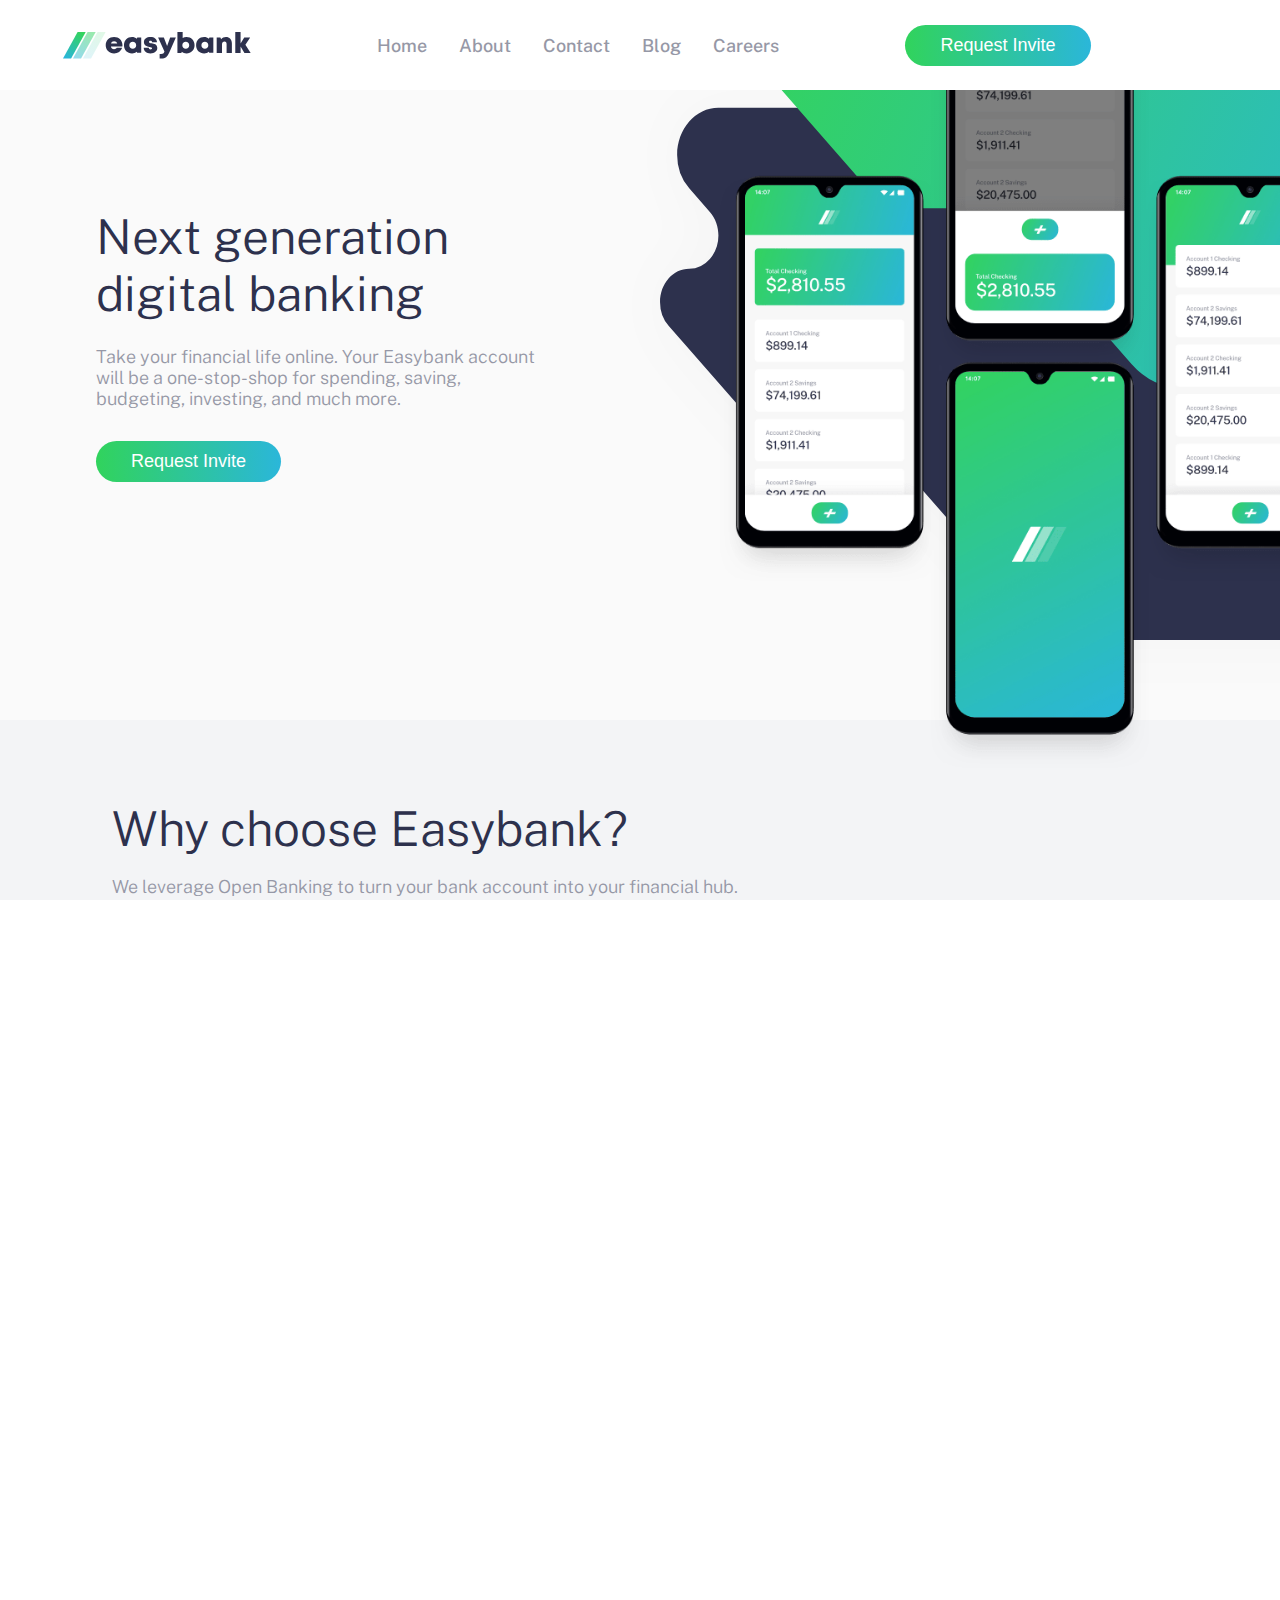
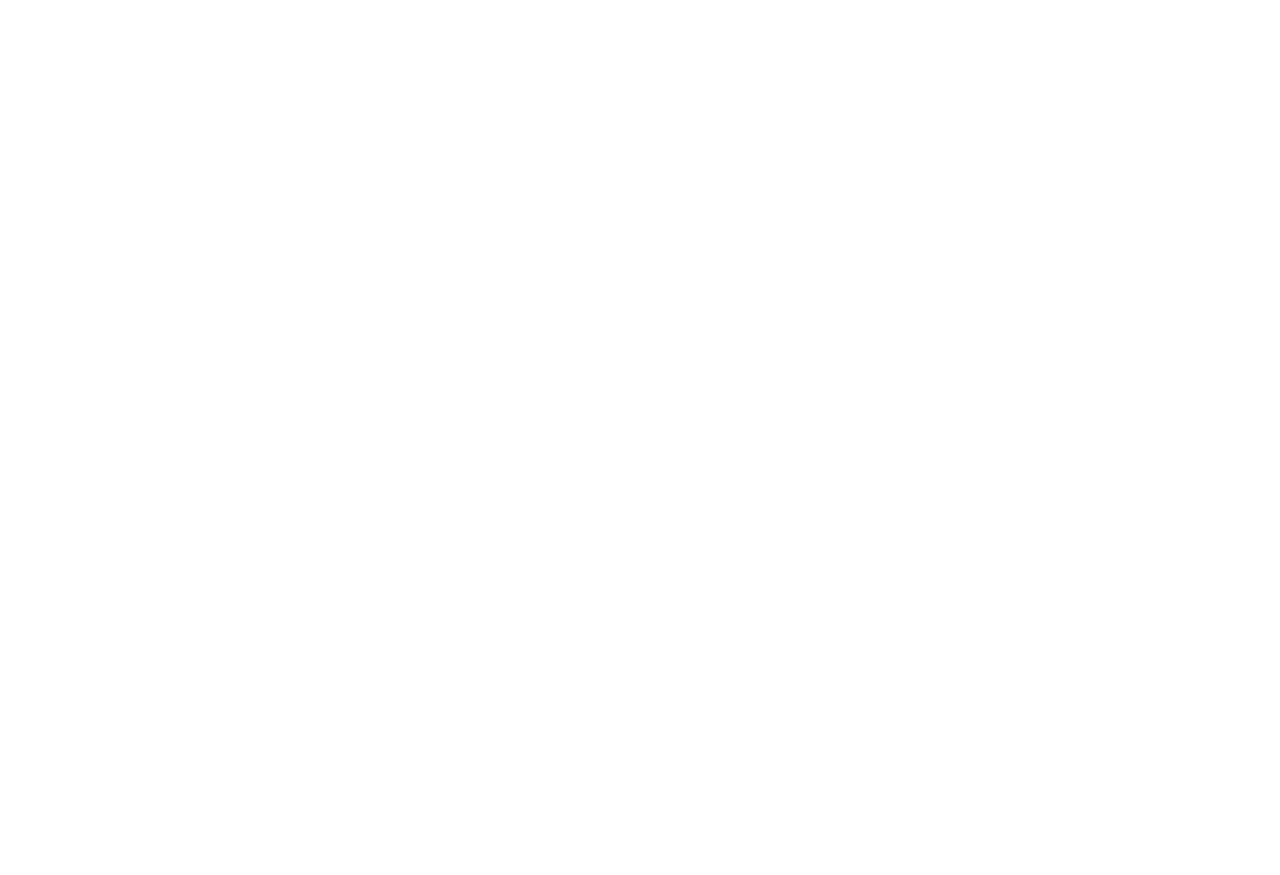
<file: easybank-landing-page-master/index.html>
<!DOCTYPE html>
<html lang="en">
  <head>
    <meta charset="UTF-8" />
    <meta name="viewport" content="width=device-width, initial-scale=1.0" />
    <link rel="icon" type="image/png" sizes="32x32" href="./images/favicon-32x32.png"/>
    <title>Shweta Dabhole | Easybank landing page</title>
    <link rel="stylesheet" href="style.css" />
  </head>
  <body>
    <!-- Navbar -->
    <div class="navbar">
      <img src="./images/logo.svg" class="logo" alt="" />
      <div class="nav-list">
        <a href="">Home</a>
        <a href="">About</a>
        <a href="">Contact</a>
        <a href="">Blog</a>
        <a href="">Careers</a>
      </div>
      <div class="btn-req">
        <button>Request Invite</button>
      </div>
      <div class="menu">
        <img src="./images/menu-fill.svg" alt="">
      </div>
      <div class="cross">
        <img src="./images/icon-close.svg" class="close" alt="">
      </div>
    </div>
    <div class="box-mob">
        <li>Home</li>
        <li>About<li>
        <li>Contact</li>
        <li>Blog</li>
        <li>Careers</li>
    </div>

    <!-- ----- MAIN ------- -->
    <div class="main">
      <div class="left">
      <h1>Next generation digital banking</h1>
      <p>
        Take your financial life online. Your Easybank account will be a
        one-stop-shop for spending, saving, budgeting, investing, and much more.
      </p>
      <button class="btn-req">Request Invite</button>
    </div>
    <div class="right">
      <div class="img-1">
        <img src="./images/bg-intro-desktop.svg"  alt="" />
      </div>
      <div class="img-2">
        <img src="./images/image-mockups.png"  alt="" />
      </div>
      
    </div>
    </div>

    <!-- --- EasyBank----- -->
    <div class="easybank">
       <h1>Why choose Easybank?</h1>
    <p>
      We leverage Open Banking to turn your bank account into your financial
      hub. Control your finances like never before.
    </p>

    <div class="sec-bank">
      <div class="bank">
        <img src="./images/icon-online.svg" alt="" />
        <h2>Online Banking</h2>
        <p>
          Our modern web and mobile applications allow you to keep track of your
          finances wherever you are in the world.
        </p>
      </div>
      <div class="bank">
        <img src="./images/icon-budgeting.svg" alt="" />
        <h2>Simple Budgeting</h2>
        <p>
          See exactly where your money goes each month. Receive notifications
          when you’re close to hitting your limits.
        </p>
      </div>
      <div class="bank">
        <img src="./images/icon-onboarding.svg" alt="" />
        <h2>Fast Onboarding</h2>
        <p>
          We don’t do branches. Open your account in minutes online and start
          taking control of your finances right away.
        </p>
      </div>
      <div class="bank">
        <img src="./images/icon-api.svg" alt="" />
        <h2>Open API</h2>
        <p>
          Manage your savings, investments, pension, and much more from one
          account. Tracking your money has never been easier.
        </p>
      </div>
    </div>
    </div>

<!-- <! ------ Latest Articles --------- -->

  <div class="latest">
      <h1>Latest Articles</h1>
    <div class="articles">
      <div class="box">
        <img src="./images/image-currency.jpg" alt="" />
        <p class="para">By Claire Robinson</p>
        <p class="head">Receive money in any currency with no fees</p>
        <p class="para-2">
          The world is getting smaller and we’re becoming more mobile. So why
          should you be forced to only receive money in a single …
        </p>
      </div>
      <div class="box">
        <img src="images/image-restaurant.jpg" alt="" />
        <p class="para">By Wilson Hutton</p>
        <p class="head">Treat yourself without worrying about money</p>
        <p class="para-2">
          Our simple budgeting feature allows you to separate out your spending
          and set realistic limits each month. That means you …
        </p>
      </div>
      <div class="box">
        <img src="./images/image-plane.jpg" alt="" />
        <p class="para">By Wilson Hutton</p>
        <p class="head">Take your Easybank card wherever you go</p>
        <p class="para-2">
          We want you to enjoy your travels. This is why we don’t charge any
          fees on purchases while you’re abroad. We’ll even show you …
        </p>
      </div>
      <div class="box">
        <img src="./images/image-confetti.jpg" alt="" />
        <p class="para">By Claire Robinson</p>
        <p class="head">Our invite-only Beta accounts are now live!</p>
        <p class="para-2">
          After a lot of hard work by the whole team, we’re excited to launch
          our closed beta. It’s easy to request an invite through the site ...
        </p>
      </div>
    </div>

     </div>
     <footer>
      <div class="foot">
        <div class="foot-img">
          <img src="./images/logo.svg"  class="foot-logo" alt="" />

        </div>
              <div class="logos">
        <img class="lo-go" src="./images/icon-facebook.svg" alt="" />
        <img class="lo-go" src="./images/icon-youtube.svg" alt="" />
        <img  class="lo-go" src="./images/icon-twitter.svg" alt="" />
        <img class="lo-go" src="./images/icon-pinterest.svg" alt="" />
        <img class="lo-go" src="./images/icon-instagram.svg" alt="" />
      </div>
      </div>

      <div class="lists">
        <div class="list-1">
          <li>About Us</li>
          <li>Contact</li>
          <li>Blog</li>
        </div>
        <div class="list-2">
          <li>Careers</li>
          <li>Support</li>
          <li>Privacy Policy</li>
        </div>
      </div>
      <div class="last">
        <button class="btn-req">Request Invite</button>
        <p>© Easybank. All Rights Reserved</p>
      </div>
    </footer>

    <!-- <div class="attribution">
      Challenge by
      <a href="https://www.frontendmentor.io?ref=challenge" target="_blank"
        >Frontend Mentor</a
      >. Coded by <a href="#">Shweta Dabhole</a>.
    </div> -->
    <script src="script.js" defer></script>
  </body>
</html>
</file>
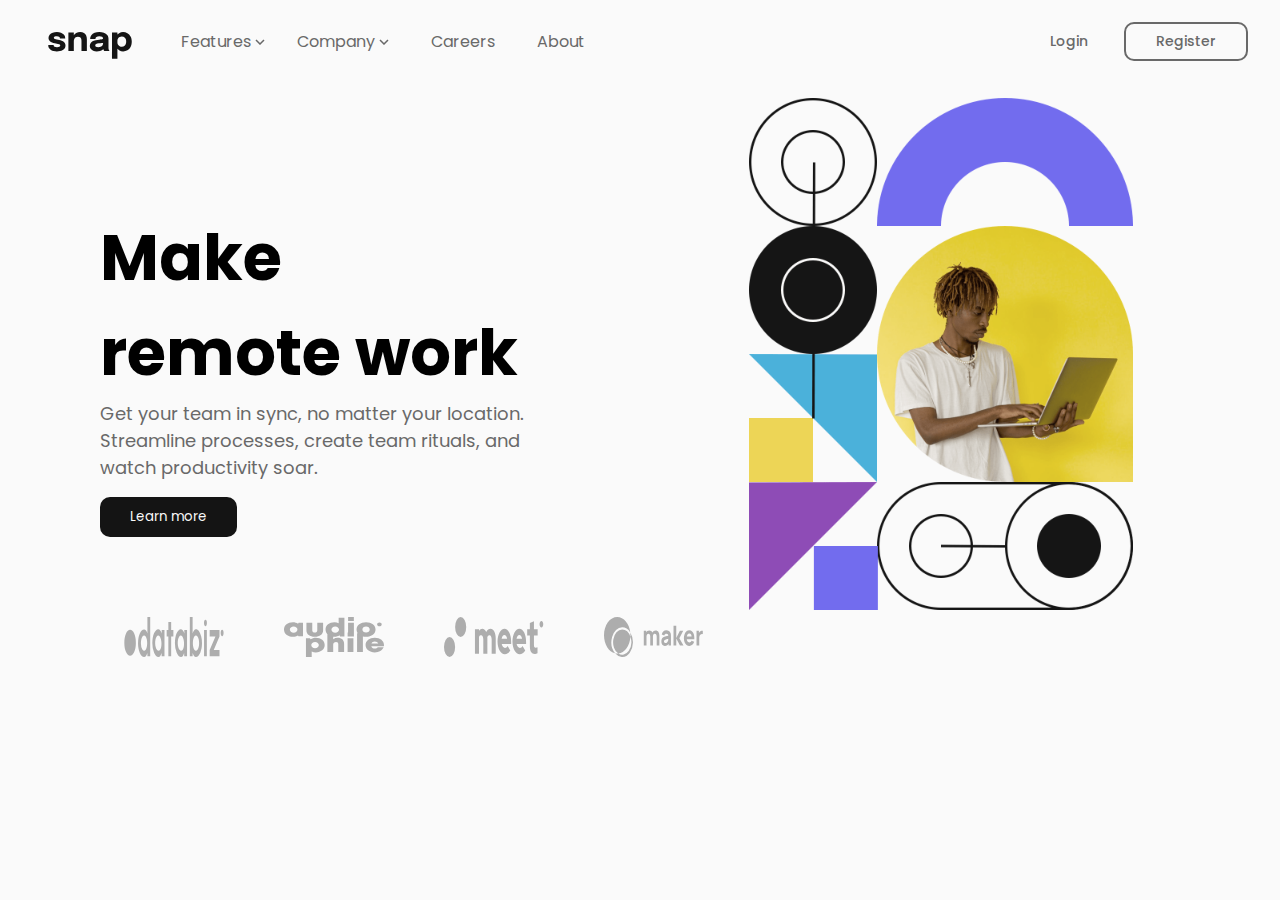
<file: intro-section-with-dropdown-navigation-main/index.html>
<!DOCTYPE html>
<html lang="en">
  <head>
    <meta charset="UTF-8" />
    <meta name="viewport" content="width=device-width, initial-scale=1.0" />
    <!-- displays site properly based on user's device -->
    <link rel="icon" type="image/png" sizes="32x32"href="./images/favicon-32x32.png"/>
    <link rel="stylesheet" href="style.css" />
    <title>Frontend Mentor | Intro section with dropdown navigation</title>
    
  </head>
  <body>
    <main>
      
      <!-- Navbar -->
      <div class="navbar">
        <div class="logo">
          <img src="images/logo.svg" alt="" />
        </div>
        <div class="nav">
          <li>Features <img src="./images/icon-arrow-down.svg" class="nav-1" alt=""/></li>
          <li>Company <img src="./images/icon-arrow-down.svg" class="nav-2" alt=""/> </li>  
          <a href="">Careers</a>
          <a href="">About</a>
          
        </div>
        <!-- Buttons -->
        <div class="btn-group">
          <button>Login</button>
          <button>Register</button>
        </div>
        <img src="./images/menu-line.svg" class="menu" alt="">
      </div>
      <!-- ------ Mobile -------- -->
       <div class="box">
        <img src="./images/icon-close-menu.svg" class="close" alt="">
        <li>Features <img src="./images/icon-arrow-down.svg" class="mob-1" alt=""/></li>
        <div class="mob-div">
          <a href=""> <img src="./images/icon-todo.svg" alt="">Todo List</a>
          <a href=""> <img src="./images/icon-calendar.svg" alt="">Calender</a>
          
          <a href=""><img src="./images/icon-reminders.svg" alt="">Reminders</a>
          <a href=""> <img src="./images/icon-planning.svg" alt="">Planning</a>
        </div>
        <li>Company <img src="./images/icon-arrow-down.svg" class="mob-2" alt=""/> </li> 
        <div class="mob-div-2">
          <a href=""> History</a>
          <a href="">Our Team</a>
          
          <a href="">Blog</a>
        </div>   
        <a href="">Career</a>
        <a href="">About</a>
        <div class="btn-div">
          <button>Login</button>
          <button>Register</button>
        </div>
       </div>


      <!-- Dropdown -->
      <div class="dropdown-menu">
        <div class="dropdown-1">
          <a href="#"
            ><img src="./images/icon-todo.svg" width="20" height="15" />Todo
            List</a >
          <a href="#"
            ><img
              src="./images/icon-calendar.svg"
              width="20"
              height="15"
            />Calenders</a
          >
          <a href="#"
            ><img
              src="./images/icon-reminders.svg"
              width="20"
              height="15"
            />Reminders</a
          >
          <a href="#"
            ><img
              src="./images/icon-planning.svg"
              width="20"
              height="15"
            />Planning</a
          >
        </div>
        <div class="dropdown-2">
          <a href="">History</a>
          <a href="">Our Team</a>
          <a href="">Blog</a>
        </div>
      </div>
      
      <!-- Main Section -->
      <div class="remote">
        <!-- Left Section -->
        <div class="left">
          <h1>Make <span>remote work</span></h1>
          <p>
            Get your team in sync, no matter your location. Streamline
            processes, create team rituals, and watch productivity soar.
          </p>
          <button class="learn">Learn more</button>
        </div>
        <!-- Right Section -->
        <div class="right">
          <img src="./images/image-hero-desktop.png" alt="" />
          <!--  -->
        </div>
        <div class="hero-img">
          <img src="./images/image-hero-mobile.png" class="hero" alt="">
        </div>
      </div>

      <!-- Images -->
      <div class="images">
        <img src="./images/client-databiz.svg" alt="" />
        <img src="./images/client-audiophile.svg" alt="" />
        <img src="./images/client-meet.svg" alt="" />
        <img src="./images/client-maker.svg" alt="" />
      </div>
    </main>
    <!-- Footer -->
    <!-- <footer>
      <div class="attribution">
        Challenge by
        <a href="https://www.frontendmentor.io?ref=challenge" target="_blank"
          >Frontend Mentor</a
        >. Coded by <a href="#">Shweta Dabhole</a>.
      </div>
    </footer> -->
    <script src="script.js" defer></script>
  </body>
</html>
</file>
<file: easybank-landing-page-master/style.css>
@import url('https://fonts.googleapis.com/css2?family=Epilogue:ital,wght@0,100..900;1,100..900&family=Poppins:ital,wght@0,100;0,200;0,300;0,400;0,500;0,600;0,700;0,800;0,900;1,100;1,200;1,300;1,400;1,500;1,600;1,700;1,800;1,900&family=Public+Sans:ital,wght@0,100..900;1,100..900&family=Roboto:ital,wght@0,100;0,300;0,400;0,500;0,700;0,900;1,100;1,300;1,400;1,500;1,700;1,900&display=swap');


:root{
    /* ### Primary */
--DarkBlue: hsl(233, 26%, 24%);
--LimeGreen: hsl(136, 65%, 51%);
--BrightCyan: hsl(192, 70%, 51%);
    /* ### Neutral */
--GrayishBlue: hsl(233, 8%, 62%);
--LightGrayishBlue: hsl(220, 16%, 96%);
--VeryLightGray: hsl(0, 0%, 98%);
 --White: hsl(0, 0%, 100%);
}


*{
    margin: 0;
    padding: 0;
    box-sizing: border-box;
}

html,body{
    height: 100%;
    width: 100%;
    font-family: "Public Sans", serif;
    overflow-x: hidden;
}
p,a,li{
    font-size: 18px;
    color: var(--GrayishBlue);
    font-weight: 500;
}
h1{
    color: var(--DarkBlue);
    font-weight: 300;
    font-size: 3rem;
}
h2{
    font-weight: 300;
    color: var(--DarkBlue);
}

/* ------- Navbar ------------ */
.navbar{
    height: 10vh;
    width: 100%;
    background-color: var(--White);
    position: fixed;
    z-index: 2;
    display: flex;
    justify-content: space-around;
    align-items: center;

}
.navbar>img{
    height: 3vh;
}
.nav-list {
    display: flex;
    gap: 2rem;
}
a{
    text-decoration: none;
}
.nav-list a:hover{
    color: var(--DarkBlue);
}
 button{
    padding: 10px 35px;
    font-size: 18px;
    border-radius: 50px;
    border: none;
    color: var(--White);
    background: linear-gradient(to right, hsl(136, 65%, 51%), hsl(192, 70%, 51%));

}
button:hover{
    background: linear-gradient(to right, hsl(136, 83%, 57%), hsl(192, 86%, 56%));

}
.menu img{
    display: none;
}

.box-mob{
    display: none;

}

/* --------- Main Section -------- */
.main{
    height: 80% !important;
    width: 100%; 
    display: flex;
    justify-content: space-around;
    background-color: var(--VeryLightGray);
    /* position: relative; */
}
/* --------------- Image Section ----------- */
.right{
    position: relative;
}
 .right >.img-1{
    position: absolute;
    right: -15rem;
    top: -9rem;
}
.img-1 img{
    height: 53rem;
    width: 57rem;
}
.right .img-2{
    position:relative;
    top: -2rem;
    left: 5rem;
    z-index: 1;
}
.img-2 img{
    height: 50rem;
    width: 40rem;
}
.left{
    margin-top: 10rem;
    /* position: relative;
    top: 10rem; */
}
 
/* ---------Left section --------- */
.left{
    padding-top: 3rem;
    width: 50%;
    padding-left: 6rem;
}
.left h1{
    max-width: 500px;
}
.left p{
    margin-top: 1.5rem;
    max-width: 450px;
    font-weight: 300;
}
.left button{
    margin-top: 2rem;
}

/* ------- EasyBank--------- */
.easybank{
    padding-left: 7rem;
    height: 80%;
    background-color: var(--LightGrayishBlue);
}

.easybank h1{
    padding-top: 5rem;
}
.easybank p{
    margin-top: 1rem;
    font-weight: 300;
    max-width: 640px;
    line-height: 1.7rem;
}

.sec-bank{
    margin-top: 5rem;
    display: flex;
    gap: 1rem;
}
.bank h2{
    font-weight: 300;
    color: var(--DarkBlue);
    margin-top: 1.5rem;
}
.bank p{
    max-width: 290px;
}

/* ---------- Latest Articles ---------- */

.latest{
    padding-top: 4rem;
    padding-left: 7rem;
    height: 80%;
    background-color: var(--VeryLightGray);
}

.articles{
    display: flex;
    gap: 2rem;
    padding-top: 3rem;
}
.articles img{
    height: 200px;
    width: 270px;
    border-top-left-radius: 8px; 
    border-top-right-radius: 8px;
}

.box{
    background-color: var(--White);
    border-radius: 8px;
}
.box> .para{
    padding: 1rem;
    font-size: 12px;
}
.box >.head{
    max-width: 240px;
    color: var(--DarkBlue);
    padding-left: 1rem;
}
.box > .para-2{
    font-size: 14px;
    padding: 1rem;
    line-height: 1.3rem;
}

.head:hover{
    color:var(--LimeGreen) ;
}
.box p{
    max-width: 250px;
}

/* -------- Footer --------- */
footer{
    height: 35%;
    background-color: var(--DarkBlue);
    display: flex;
    justify-content: space-around;
}

.foot{
    padding-top: 4rem;
}

.logos{
    padding-top: 4rem;
    display: flex;
    gap: 1rem;
    color: var(--White);
}

li{
    list-style: none;
}
.lists{
    padding-top: 4rem;
    display: flex;
    gap: 4rem;
}

.list-1,.list-2 li{
   line-height: 2.5rem;
}
.last{
    padding-top: 4rem;
}
.last p{
    padding-top: 2rem;
}
li:hover{
    color: var(--LimeGreen);
}
.foot-img img{
    filter: invert(1);
    color: var(--White);
    height: 25px;
}
a::after{
    content: '';
    display: none;
    height: 5px;
    position: relative;
    top: 1.8rem;
    background: linear-gradient(to right, hsl(136, 65%, 51%), hsl(192, 70%, 51%));;
    width: 100%;
}
a:hover::after{
    width: 100%;
    display: block;
}
.cross{
    display: none;
}
/* /* ---------- Media Query ------------  */
    
@media only screen and (max-width: 480px){
    html, body{
        height: 100vh;
        width: 100%;
        overflow-x: hidden;
    }
    .nav-list{
        display: none;
    }
    .navbar button{
        display: none;
    }
    .cross{
        display: none;
    }
    .box-mob{
        position: relative;
        z-index: 11;
        display: none;
        /* height: 200px; */
        width: 350px;
        background-color: var(--White);
        box-shadow: 2px 2px 4px 2px;
        top: 6rem;
        left: 3rem;
        padding: 1.5rem;
        /* margin: 4rem; */
    }
    .box-mob li{
        display: flex;
        justify-content: center;
        line-height: 2.5rem;
        color: var(--DarkBlue);
    }
    .menu img{
        position: relative;
        z-index: 11;
        display: block;
        height: 6vh;
    }
    .main{
        
        display: flex;
        flex-direction: column-reverse;
    }
    .right .img-1 img{
        position: relative;
        height: 550px;
        width: 750px;
        top: -1rem;
        right: 0rem;
    }
    .right .img-2 img{
        position: relative;
        right: 5rem;
        height: 500px;
        width: 400px;
        top: -2rem;
    }
    
    .main .left{
        position: relative;
        top: -20rem;
        display: flex;
        flex-direction: column;
        }
    .left h1{
        font-size: 2.5rem;
        min-width: 300px;
        margin-left: -1rem;
        margin-top: 1.5rem;

    }
    .left p{
        text-align:center;
        min-width: 380px;
        margin-left: -4rem;
    }
    .left button{
        /* padding: 8px 40px; */
        min-width: 200px;
        margin-left: 2rem;
        /* margin-bottom: 2rem; */

    }
    .easybank{
        height: 155vh;
    }
    
    .easybank h1{
        font-size: 2.5rem;
        text-align: left;
    }
    .easybank p{
        min-width: 400px;
        margin-left: -6rem;
        text-align: center;
    }
    .sec-bank{
        height: 250vh;
        
    }
    .sec-bank,.bank{
        display: flex;
        flex-direction: column;
    
    }
    .sec-bank{
        height: 100vh;
        display: flex;
        gap: 3.5rem;
    }
    .bank{
        margin-top: -3rem;
    }
    .bank p{
        text-align: center;
    }
    .bank h2{
        margin-right: 7rem;
        text-align: center;
    }
    .bank img{
        margin-left: 3rem;
        height: 90px;
        width: 120px;
    }
    .articles{
        display: flex;
        flex-direction: column;
    }
    .articles .box{
        margin-left: -4rem;
        width: 350px;
    }
    .box img{
        width: 350px;
    }
    .latest h1{
        text-align: left;
        min-width: 400px;
        margin-left: -3rem;
    }
    .box p{
        min-width: 330px;
    }
    footer{
        height: 70vh;
        margin-top: 73rem;
        display: flex;
        flex-direction: column;
    }
    .foot-img,.logos{
        display: flex;
        justify-content: center;
    }
    .lists{
        display: flex;
        flex-direction: column;
        justify-content: center;
        align-items: center;
        margin-top: -2rem;
    }
    .list-1{
        display: flex;
        flex-direction: column;
        justify-content: center;
        align-items: center;
    }
    .list-2{
        display: flex;
        flex-direction: column;
        justify-content: center;
        align-items: center;
        margin-top: -4rem;
    }
    .last{
        display: flex;
        flex-direction: column;
        justify-content: center;
        align-items: center;
        margin-top: -4rem;
        /* margin-left: 3rem; */
    }
}
</file>
<file: intro-section-with-dropdown-navigation-main/style.css>
@import url("https://fonts.googleapis.com/css2?family=Epilogue:ital,wght@0,100..900;1,100..900&family=Poppins:ital,wght@0,100;0,200;0,300;0,400;0,500;0,600;0,700;0,800;0,900;1,100;1,200;1,300;1,400;1,500;1,600;1,700;1,800;1,900&family=Roboto:ital,wght@0,100;0,300;0,400;0,500;0,700;0,900;1,100;1,300;1,400;1,500;1,700;1,900&display=swap");

:root {
  --AlmostWhite: hsl(0, 0%, 98%);
  --MediumGray: hsl(0, 0%, 41%);
  --AlmostBlack: hsl(0, 0%, 8%);
}
* {
  margin: 0;
  padding: 0;
  box-sizing: border-box;
  font-family: "Poppins", serif;
}
body {
  background-color: var(--AlmostWhite);
}
.navbar {
  display: flex;
  justify-content: space-between;
  align-items: center;
  padding-top: 1rem;
}
.logo > img {
  margin-left: 3rem;
  padding-top: 1rem;
}
.nav {
  display: flex;
  gap: 2rem;
  padding-right: 26rem;
  color: var(--MediumGray);
}
li {
  list-style: none;
  color: var(--MediumGray);
}
li:hover {
  color: var(--AlmostBlack);
}

.nav a {
  color: var(--MediumGray);
}
.nav img {
  padding-bottom: 2px;
}
/* .nav li:hover .dropdown-1{
    display: block;
} */
.nav > li:hover .dropdown-1 {
  display: flex;
}
a {
  text-decoration: none;
  color: var(--MediumGray);
  margin-left: 10px;
}
a:hover {
  color: var(--AlmostBlack);
}
.dropdown-menu {
  /* display: none; */
  position: relative;
}
.dropdown-1 {
  position: absolute;
  display: flex;
  flex-direction: column;
  display: none;
  line-height: 2rem;
  max-width: 160px;
  height: 160px;
  background-color: #fff;
  border-radius: 10px;
  margin-left: 9rem;
  padding: 15px 15px;
}
.dropdown-1 img {
  margin-right: 10px;
}

.dropdown-2 {
  position: absolute;
  left: 19rem;
  display: none;
  flex-direction: column;
  gap: 1rem;
  max-width: 110px;
  height: 100px;
  padding: 10px 10px;
  background-color: #fff;
  border-radius: 10px;
  margin-left: 1.5rem;
}
.dropdown-2 > a {
  padding-top: 10px;
}
.btn-group > button {
  gap: 10px;
  padding: 7px 30px;
  border-radius: 10px;
  font-size: 14px;
  margin-right: 2rem;
  font-weight: 500;
  border: solid var(--MediumGray) 2px;
  background-color: transparent;
  color: var(--MediumGray);
}
.btn-group :nth-child(1) {
  padding: 0;
  border: transparent;
  background-color: transparent;
}
.menu{
  display: none;
}
.remote {
  display: flex;
  justify-content: space-around;
  align-items: center;
}
.left {
  flex-direction: column;
  gap: 1rem;
  margin-top: 4rem;
}
.learn {
  max-width: max-content;
  margin-top: 1rem;
  padding: 10px 30px;
  color: var(--AlmostWhite);
  background-color: var(--AlmostBlack);
  border-radius: 10px;
  border: var(--AlmostBlack);
}

.right > img {
  height: 32rem;
  padding-right: 3rem;
  margin-top: 2rem;
}
h1 {
  font-size: 4rem;
  max-width: 420px;
}
p {
  font-size: 18px;
  color: var(--MediumGray);
  max-width: 450px;
}
.learn > button {
  font-size: 14px;
  max-width: 100px !important;
  font-weight: 500;
}
button:hover {
  background-color: transparent;
  color: var(--AlmostBlack);
  border: solid black 2px;
}
.hero{
  display: none;
}
.hero-img{
  display: none;
}
.images {
  display: flex;
  max-width: 700px;
  justify-content: space-evenly;
  margin-left: 4rem;
}
.images > img {
  width: 100px;
  height: 40px;
}
.box{
  display: none;
  /* background-color: #add; */
}
footer {
  display: flex;
  justify-content: center;
  align-items: center;
  padding-top: 8rem;
}

/* ------------- Media Query for Mobile ----------------- */

@media (max-width: 480px) {
  html,body{
  .nav,.btn-group{
    display:none; 
  }
  .logo{
    position: relative;
    right: 1rem;
  }
  /* .remote{
    position: relative;
    z-index: -1;
  } */
  .menu{
    display: block;
    height: 60px;
    margin-right: 1rem;
  }
  .hero-img{
    display: block;
    position: relative;
    z-index: -10;
  }
  .hero-img img{
    display: block;
    height: 300px;
    width: 350px;
  }
  .right{
    margin-top: 1rem;
  }
  .right img{
    display: none;
  }
  .remote{
    display: flex;
    flex-direction: column-reverse;
    position:relative;
  }
  /* .left,.right{
    position: fixed !important;
    top: 22rem;
  } */
  
  .left h1{
    font-size: 2rem;
    text-align: center;
  }
  .left p{
    max-width: 350px;
    font-size: 1rem;
    text-align: center;
  }
  .learn{
    margin-left: 7rem;
  }
  .images{
    display: flex;
    gap: 2rem;
    margin-top: -12rem;
  }
  .images img{
    height: 50px;
    width: 60px;
    position: relative;
    right: 2rem;
    top: 17rem;
  }
  .box{
    padding-left: 1.5rem;
    margin-left: 4.7rem;
    position: relative;
    bottom: 5rem;
    z-index: 11;
    display: none;
     height: 90vh;
    width: 80%;
    background-color:#ffff;
  }
  .box .close{
    display: flex;
    justify-self: end;
    padding: 1rem 1rem;
  }
  .box li{
    line-height: 2rem;
  }
  .box a{
    display: flex;
    flex-direction: column;
    /* text-align: center; */
    line-height: 2rem;
  }
  .btn-div{
    display: flex;
    flex-direction: column;
    align-items: center;
    gap: 1rem;
    padding-top: 2rem;
  }
  .btn-div >button{
  padding: 7px 40px;
  border-radius: 10px;
  font-size: 14px;
  max-width: max-content;
  
  font-weight: 500;
  border: solid var(--MediumGray) 2px;
  background-color: transparent;
  color: var(--MediumGray);
}
.btn-div :nth-child(1) {
  padding: 0;
  border: transparent;
  background-color: transparent;
}
.mob-div, .mob-div-2{
  display: none;
}
.mob-div a{
  display: flex;
  flex-direction: row;
}
.mob-div img{
  margin-right: 1rem;
  height: 22px;
  width: 22px;
  padding-top: 0.5rem;
}

}
</file>
